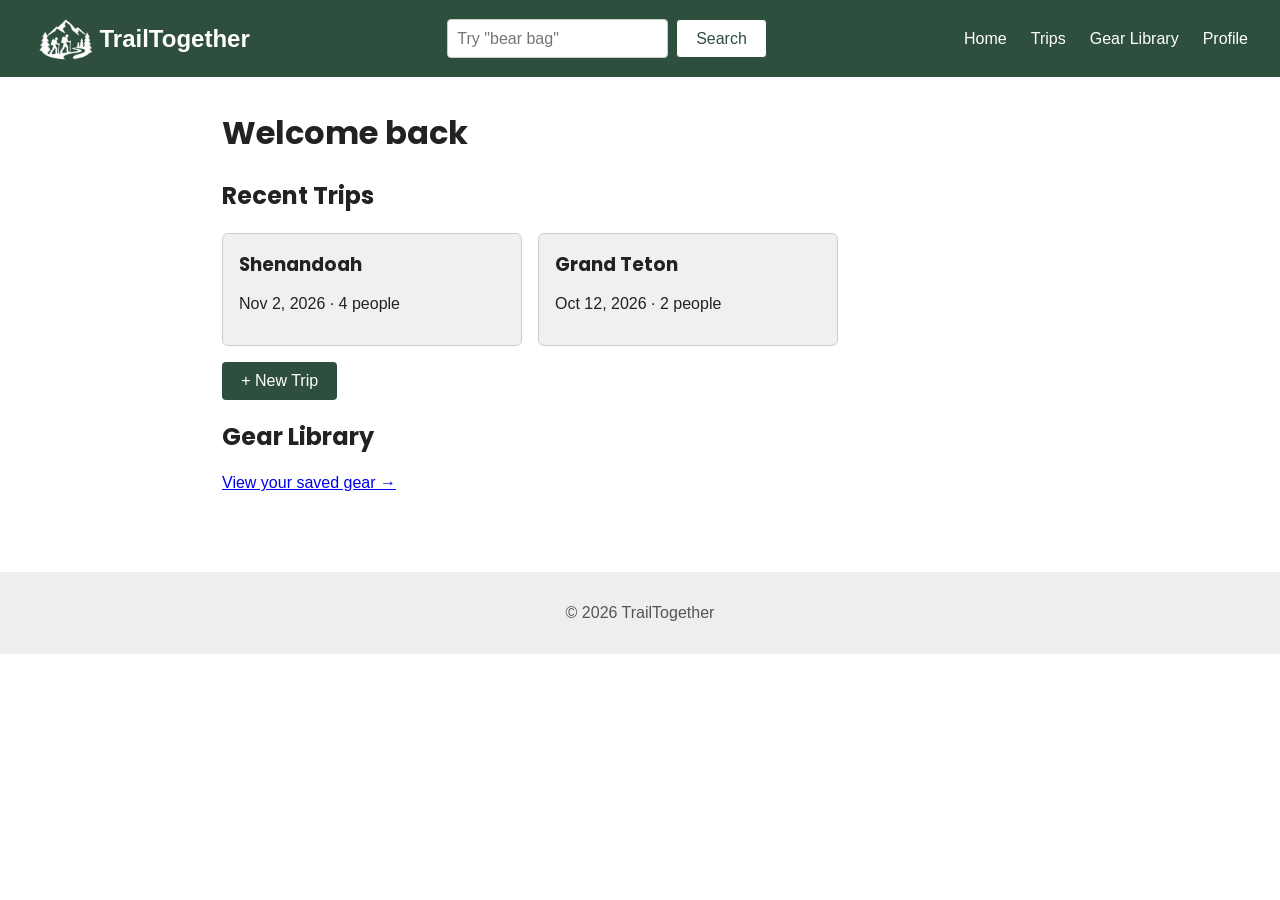
<file: cs5774/project3/index.html>
<!doctype html>
<html lang="en">
  <head>
    <meta charset="utf-8" />
    <title>Home</title>
    <link rel="preconnect" href="https://fonts.googleapis.com" />
    <link
      href="https://fonts.googleapis.com/css2?family=Poppins:wght@600;700&display=swap"
      rel="stylesheet"
      type="text/css"
    />
    <link rel="stylesheet" type="text/css" href="css/styles.css" />
    <script src="js/jquery-4.0.0.js"></script>
    <script src="js/scripts.js"></script>
  </head>

  <body>
    <!-- Shared site header: logo + primary nav, identical on every page -->
    <header>
      <a href="index.html" class="brand">
        <!-- Logo generated by ChatGPT -->
        <img
          src="images/TrailTogether_transparent.png"
          alt="TrailTogether logo"
        />
        <div class="logo">TrailTogether</div>
      </a>

      <!-- Simulated search -->
      <form class="search-form" action="search.html" method="get">
        <input
          type="text"
          name="q"
          aria-label="Search gear"
          placeholder='Try "bear bag"'
        />
        <button type="submit" class="btn btn-secondary">Search</button>
      </form>

      <nav>
        <ul>
          <li><a href="index.html">Home</a></li>
          <li><a href="trips.html">Trips</a></li>
          <li><a href="gear-library.html">Gear Library</a></li>
          <li><a href="profile.html">Profile</a></li>
        </ul>
      </nav>
    </header>

    <main>
      <h1>Welcome back</h1>

      <!-- Recent trips: quick links into trip details -->
      <section aria-labelledby="recent-trips-heading">
        <h2 id="recent-trips-heading">Recent Trips</h2>
        <ul class="trip-list">
          <li class="trip-card">
            <a href="trip-details.html">
              <!-- Needs to be updated with js logic later to point to specific trip-->
              <h3>Shenandoah</h3>
              <p>Nov 2, 2026 &middot; 4 people</p>
            </a>
          </li>
          <li class="trip-card">
            <a href="trip-details.html">
              <h3>Grand Teton</h3>
              <p>Oct 12, 2026 &middot; 2 people</p>
            </a>
          </li>
        </ul>
        <a href="add-trip.html" class="btn btn-primary">+ New Trip</a>
      </section>

      <!-- Shortcut into the full gear library -->
      <section aria-labelledby="gear-library-heading">
        <h2 id="gear-library-heading">Gear Library</h2>
        <p><a href="gear-library.html">View your saved gear &rarr;</a></p>
      </section>
    </main>

    <footer>
      <p>&copy; 2026 TrailTogether</p>
    </footer>
  </body>
</html>
</file>
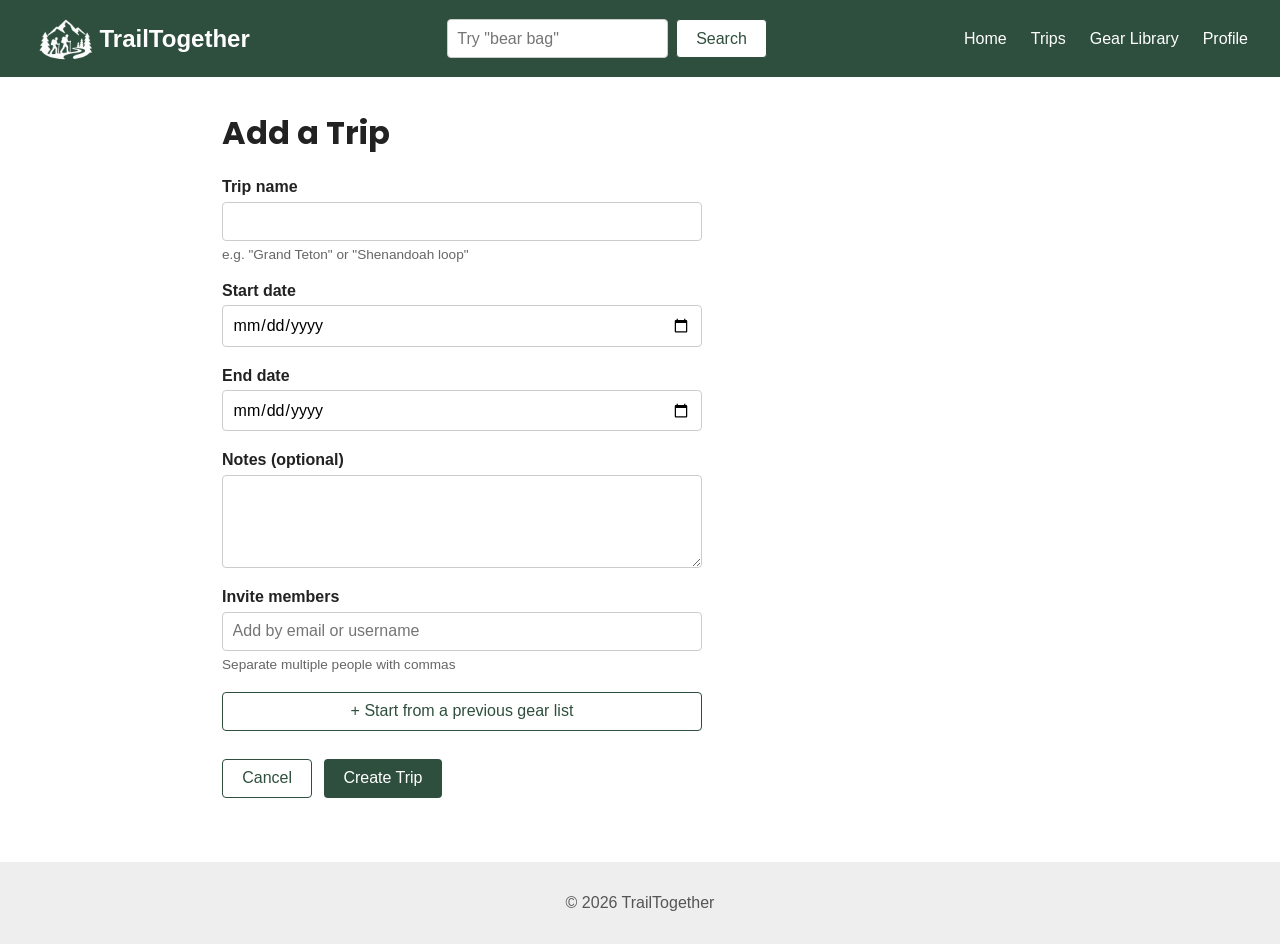
<file: cs5774/project3/add-trip.html>
<!doctype html>
<html lang="en">
  <head>
    <meta charset="utf-8" />
    <title>Add Trip</title>
    <link rel="preconnect" href="https://fonts.googleapis.com" />
    <link
      href="https://fonts.googleapis.com/css2?family=Poppins:wght@600;700&display=swap"
      rel="stylesheet"
      type="text/css"
    />
    <link rel="stylesheet" type="text/css" href="css/styles.css" />
    <script src="js/jquery-4.0.0.js"></script>
    <script src="js/scripts.js"></script>
  </head>

  <body>
    <!-- Shared site header: logo + primary nav, identical on every page -->
    <header>
      <a href="index.html" class="brand">
        <!-- Logo generated by ChatGPT -->
        <img
          src="images/TrailTogether_transparent.png"
          alt="TrailTogether logo"
        />
        <div class="logo">TrailTogether</div>
      </a>

      <!-- Simulated search -->
      <form class="search-form" action="search.html" method="get">
        <input
          type="text"
          name="q"
          aria-label="Search gear"
          placeholder='Try "bear bag"'
        />
        <button type="submit" class="btn btn-secondary">Search</button>
      </form>

      <nav>
        <ul>
          <li><a href="index.html">Home</a></li>
          <li><a href="trips.html">Trips</a></li>
          <li><a href="gear-library.html">Gear Library</a></li>
          <li><a href="profile.html">Profile</a></li>
        </ul>
      </nav>
    </header>

    <main>
      <h1>Add a Trip</h1>

      <!-- New trip form: name, dates, notes, and invited members -->
      <form class="add-trip-form" action="#" method="post">
        <div class="form-field">
          <label for="trip-name">Trip name</label>
          <input type="text" id="trip-name" name="trip-name" required />
          <p class="field-hint">e.g. "Grand Teton" or "Shenandoah loop"</p>
        </div>

        <div class="form-field">
          <label for="trip-start-date">Start date</label>
          <input
            type="date"
            id="trip-start-date"
            name="trip-start-date"
            required
          />
        </div>

        <div class="form-field">
          <label for="trip-end-date">End date</label>
          <input type="date" id="trip-end-date" name="trip-end-date" required />
        </div>

        <div class="form-field">
          <label for="trip-notes">Notes (optional)</label>
          <textarea id="trip-notes" name="trip-notes" rows="4"></textarea>
        </div>

        <div class="form-field">
          <label for="trip-members">Invite members</label>
          <input
            type="text"
            id="trip-members"
            name="trip-members"
            placeholder="Add by email or username"
          />
          <p class="field-hint">Separate multiple people with commas</p>
        </div>

        <button type="button" class="btn btn-secondary btn-full">
          + Start from a previous gear list
        </button>

        <div class="form-actions">
          <a href="trips.html" class="btn btn-secondary">Cancel</a>
          <button type="submit" class="btn btn-primary">Create Trip</button>
        </div>
      </form>
    </main>

    <footer>
      <p>&copy; 2026 TrailTogether</p>
    </footer>
  </body>
</html>
</file>
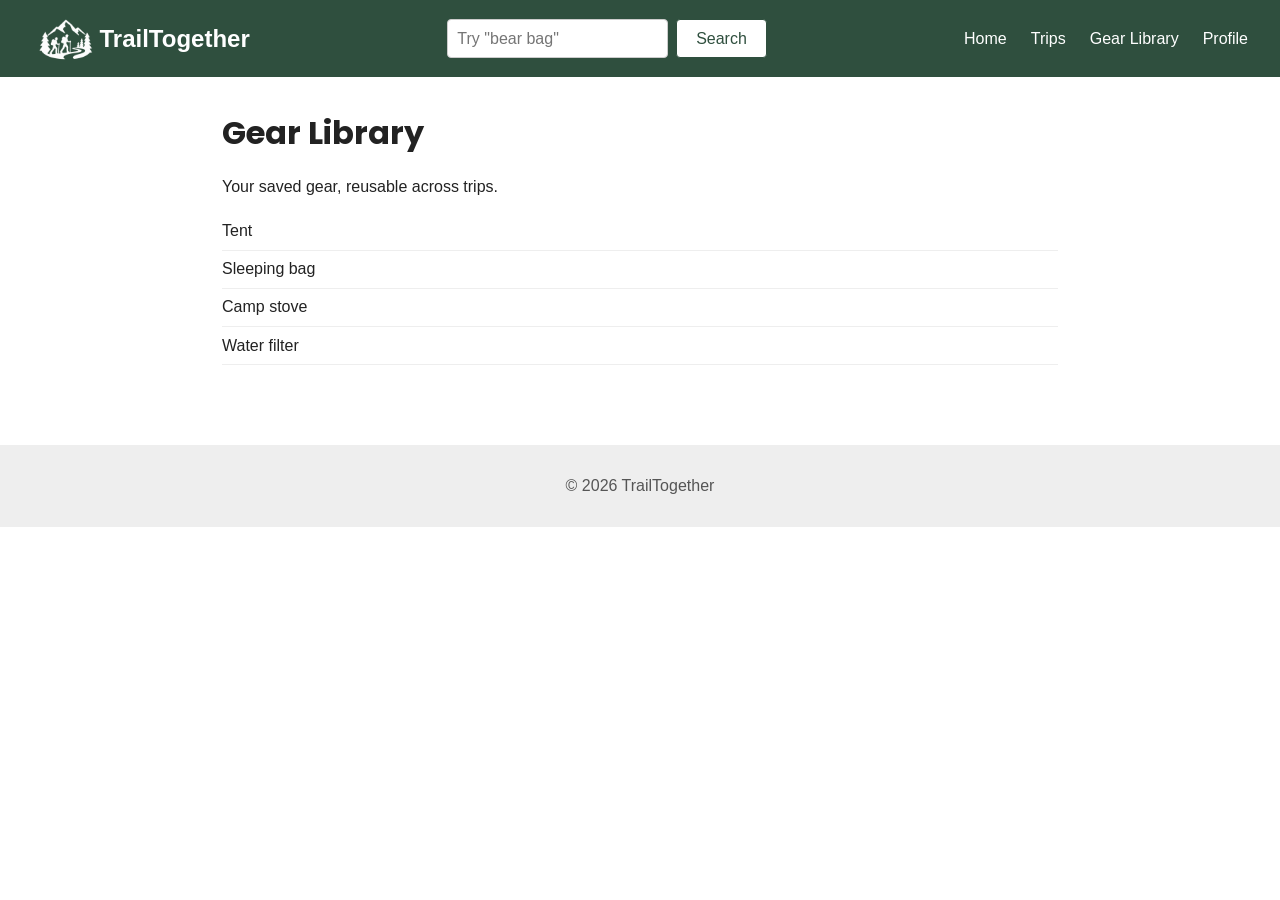
<file: cs5774/project3/gear-library.html>
<!doctype html>
<html lang="en">
  <head>
    <meta charset="utf-8" />
    <title>Gear Library</title>
    <link rel="preconnect" href="https://fonts.googleapis.com" />
    <link
      href="https://fonts.googleapis.com/css2?family=Poppins:wght@600;700&display=swap"
      rel="stylesheet"
      type="text/css"
    />
    <link rel="stylesheet" type="text/css" href="css/styles.css" />
    <script src="js/jquery-4.0.0.js"></script>
    <script src="js/scripts.js"></script>
  </head>

  <body>
    <!-- Shared site header: logo + primary nav, identical on every page -->
    <header>
      <a href="index.html" class="brand">
        <!-- Logo generated by ChatGPT -->
        <img
          src="images/TrailTogether_transparent.png"
          alt="TrailTogether logo"
        />
        <div class="logo">TrailTogether</div>
      </a>

      <!-- Simulated search -->
      <form class="search-form" action="search.html" method="get">
        <input
          type="text"
          name="q"
          aria-label="Search gear"
          placeholder='Try "bear bag"'
        />
        <button type="submit" class="btn btn-secondary">Search</button>
      </form>

      <nav>
        <ul>
          <li><a href="index.html">Home</a></li>
          <li><a href="trips.html">Trips</a></li>
          <li><a href="gear-library.html">Gear Library</a></li>
          <li><a href="profile.html">Profile</a></li>
        </ul>
      </nav>
    </header>

    <main>
      <h1>Gear Library</h1>

      <p>Your saved gear, reusable across trips.</p>

      <!-- All saved gear items -->
      <ul class="gear-list">
        <li class="gear-item"><span>Tent</span></li>
        <li class="gear-item"><span>Sleeping bag</span></li>
        <li class="gear-item"><span>Camp stove</span></li>
        <li class="gear-item"><span>Water filter</span></li>
      </ul>
    </main>

    <footer>
      <p>&copy; 2026 TrailTogether</p>
    </footer>
  </body>
</html>
</file>
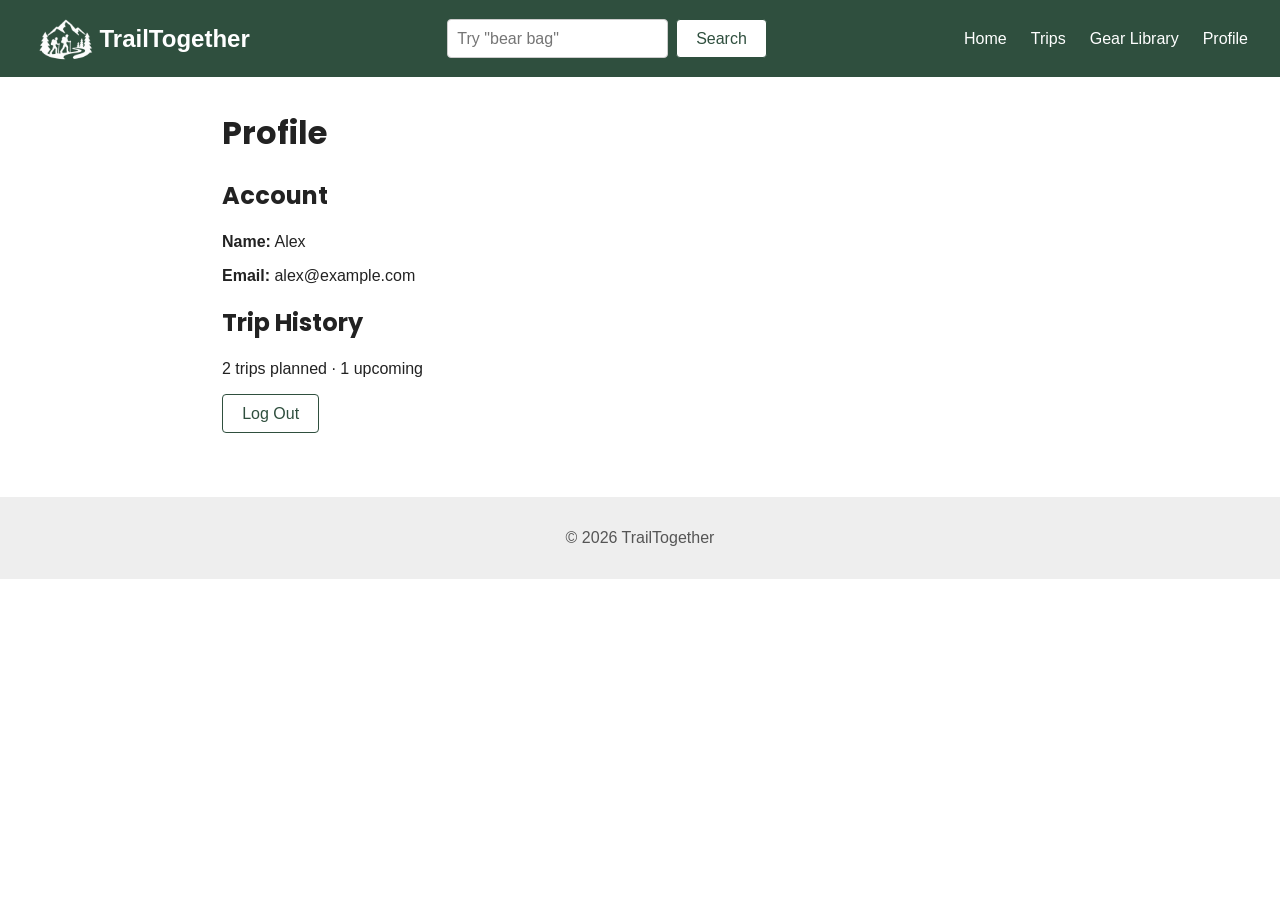
<file: cs5774/project3/profile.html>
<!doctype html>
<html lang="en">
  <head>
    <meta charset="utf-8" />
    <title>Profile</title>
    <link rel="preconnect" href="https://fonts.googleapis.com" />
    <link
      href="https://fonts.googleapis.com/css2?family=Poppins:wght@600;700&display=swap"
      rel="stylesheet"
      type="text/css"
    />
    <link rel="stylesheet" type="text/css" href="css/styles.css" />
    <script src="js/jquery-4.0.0.js"></script>
    <script src="js/scripts.js"></script>
  </head>

  <body>
    <!-- Shared site header: logo + primary nav, identical on every page -->
    <header>
      <a href="index.html" class="brand">
        <!-- Logo generated by ChatGPT -->
        <img
          src="images/TrailTogether_transparent.png"
          alt="TrailTogether logo"
        />
        <div class="logo">TrailTogether</div>
      </a>

      <!-- Simulated search -->
      <form class="search-form" action="search.html" method="get">
        <input
          type="text"
          name="q"
          aria-label="Search gear"
          placeholder='Try "bear bag"'
        />
        <button type="submit" class="btn btn-secondary">Search</button>
      </form>

      <nav>
        <ul>
          <li><a href="index.html">Home</a></li>
          <li><a href="trips.html">Trips</a></li>
          <li><a href="gear-library.html">Gear Library</a></li>
          <li><a href="profile.html">Profile</a></li>
        </ul>
      </nav>
    </header>

    <main>
      <h1>Profile</h1>

      <!-- Basic account details -->
      <section aria-labelledby="account-heading">
        <h2 id="account-heading">Account</h2>
        <p><strong>Name:</strong> Alex</p>
        <p><strong>Email:</strong> alex@example.com</p>
      </section>

      <!-- Summary of trip activity -->
      <section aria-labelledby="trips-summary-heading">
        <h2 id="trips-summary-heading">Trip History</h2>
        <p>2 trips planned &middot; 1 upcoming</p>
      </section>
      <button type="button" class="btn btn-secondary">Log Out</button>
    </main>

    <footer>
      <p>&copy; 2026 TrailTogether</p>
    </footer>
  </body>
</html>
</file>
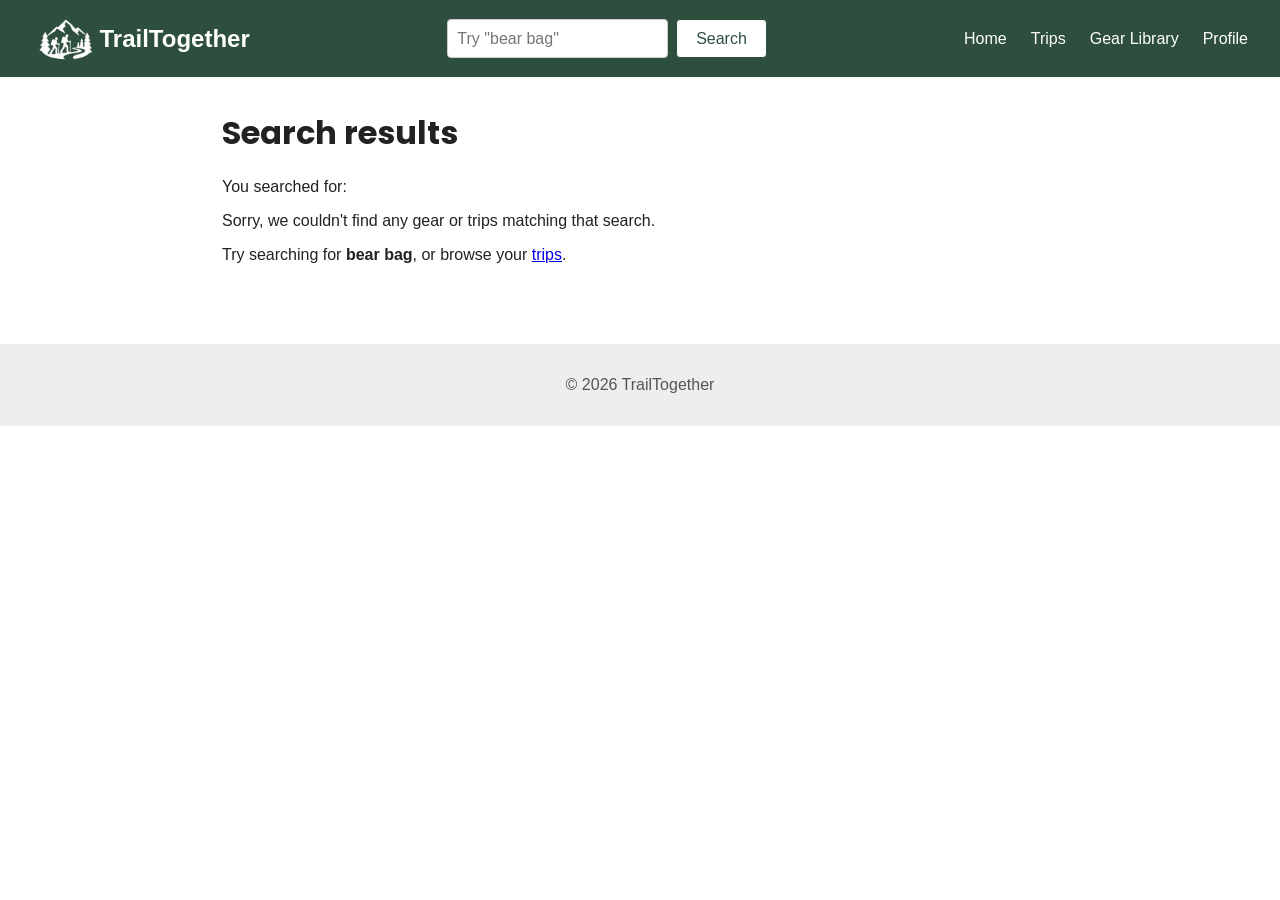
<file: cs5774/project3/search.html>
<!doctype html>
<html lang="en">
  <head>
    <meta charset="utf-8" />
    <title>Search Results</title>
    <link rel="preconnect" href="https://fonts.googleapis.com" />
    <link
      href="https://fonts.googleapis.com/css2?family=Poppins:wght@600;700&display=swap"
      rel="stylesheet"
      type="text/css"
    />
    <link rel="stylesheet" type="text/css" href="css/styles.css" />
    <script src="js/jquery-4.0.0.js"></script>
    <script src="js/scripts.js"></script>
  </head>

  <body>
    <!-- Shared site header: logo + primary nav, identical on every page -->
    <header>
      <a href="index.html" class="brand">
        <!-- Logo generated by ChatGPT -->
        <img
          src="images/TrailTogether_transparent.png"
          alt="TrailTogether logo"
        />
        <div class="logo">TrailTogether</div>
      </a>

      <!-- Simulated search -->
      <form class="search-form" action="search.html" method="get">
        <input
          type="text"
          name="q"
          aria-label="Search gear"
          placeholder='Try "bear bag"'
        />
        <button type="submit" class="btn btn-secondary">Search</button>
      </form>

      <nav>
        <ul>
          <li><a href="index.html">Home</a></li>
          <li><a href="trips.html">Trips</a></li>
          <li><a href="gear-library.html">Gear Library</a></li>
          <li><a href="profile.html">Profile</a></li>
        </ul>
      </nav>
    </header>

    <main>
      <h1>Search results</h1>
      <p>You searched for: <strong id="search-term"></strong></p>

      <!-- Simulated results: shown only when the keyphrase matches -->
      <section id="search-results" aria-label="Search results">
        <ul class="gear-list">
          <li class="gear-item">
            <a href="trip-details.html"
              >Bear bag &ndash; Grand Teton shared gear</a
            >
            <span class="gear-claimed gear-unclaimed">Unclaimed</span>
          </li>
          <li class="gear-item">
            <a href="trip-details-alt.html"
              >Bear bag &ndash; Grand Teton negotiation mode</a
            >
            <span class="gear-claimed">Ready to claim</span>
          </li>
        </ul>
      </section>

      <!-- Friendly error when the keyphrase doesn't match -->
      <section id="no-results" aria-label="No results">
        <p>Sorry, we couldn't find any gear or trips matching that search.</p>
        <p>
          Try searching for <strong>bear bag</strong>, or browse your
          <a href="trips.html">trips</a>.
        </p>
      </section>
    </main>

    <footer>
      <p>&copy; 2026 TrailTogether</p>
    </footer>
  </body>
</html>
</file>
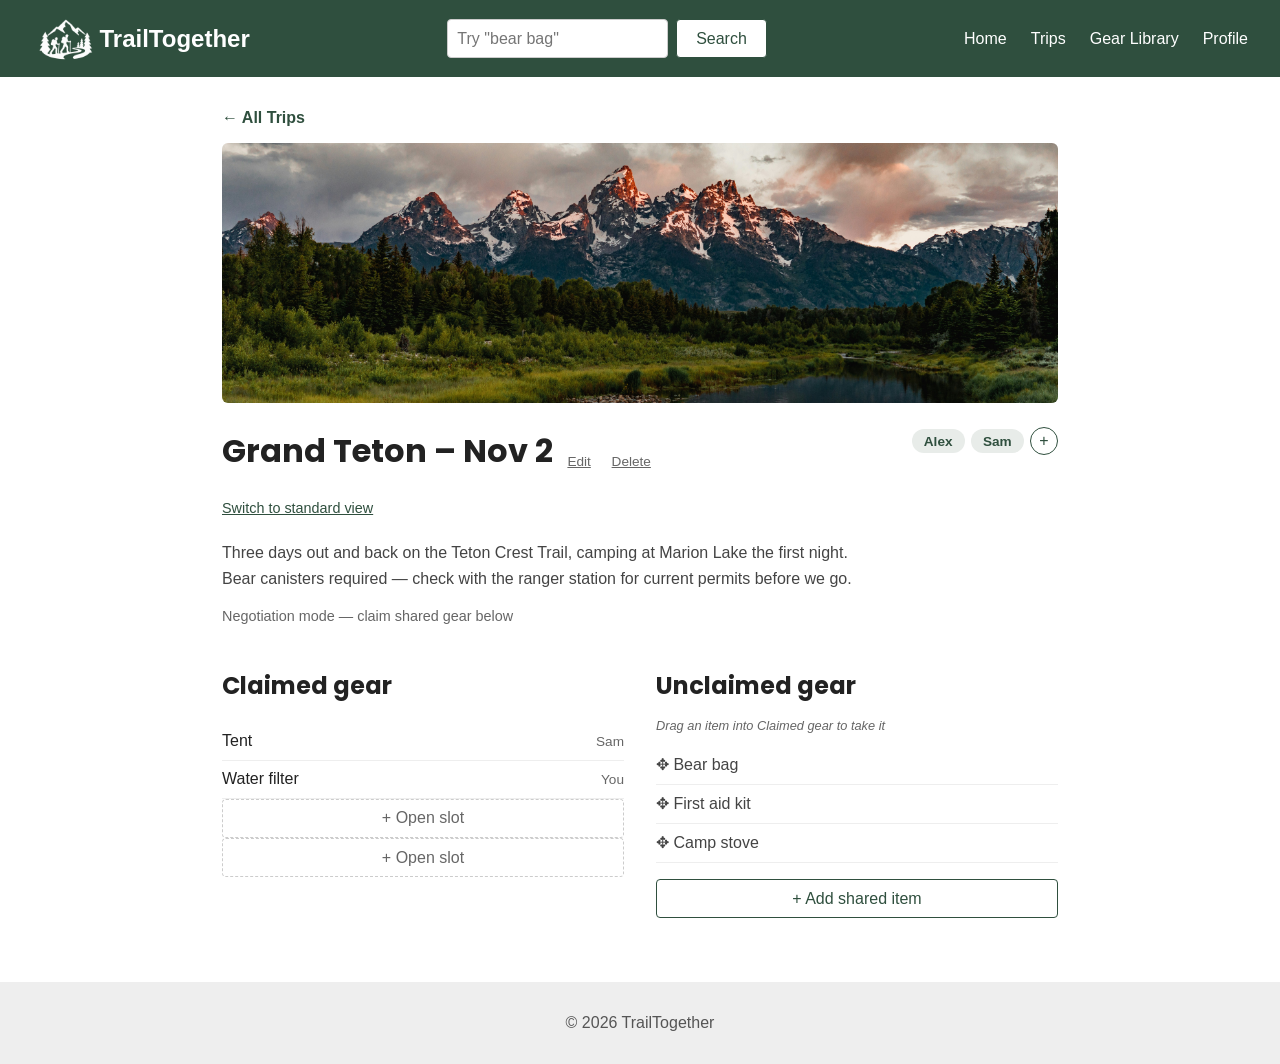
<file: cs5774/project3/trip-details-alt.html>
<!doctype html>
<html lang="en">
  <head>
    <meta charset="utf-8" />
    <title>Trip Details - Alt</title>
    <link rel="preconnect" href="https://fonts.googleapis.com" />
    <link
      href="https://fonts.googleapis.com/css2?family=Poppins:wght@600;700&display=swap"
      rel="stylesheet"
      type="text/css"
    />
    <link rel="stylesheet" type="text/css" href="css/styles.css" />
    <script src="js/jquery-4.0.0.js"></script>
    <script src="js/scripts.js"></script>
  </head>

  <body>
    <!-- Shared site header: logo + primary nav, identical on every page -->
    <header>
      <a href="index.html" class="brand">
        <!-- Logo generated by ChatGPT -->
        <img
          src="images/TrailTogether_transparent.png"
          alt="TrailTogether logo"
        />
        <div class="logo">TrailTogether</div>
      </a>

      <!-- Simulated search -->
      <form class="search-form" action="search.html" method="get">
        <input
          type="text"
          name="q"
          aria-label="Search gear"
          placeholder='Try "bear bag"'
        />
        <button type="submit" class="btn btn-secondary">Search</button>
      </form>

      <nav>
        <ul>
          <li><a href="index.html">Home</a></li>
          <li><a href="trips.html">Trips</a></li>
          <li><a href="gear-library.html">Gear Library</a></li>
          <li><a href="profile.html">Profile</a></li>
        </ul>
      </nav>
    </header>

    <main>
      <!-- Return-to-list link, addresses peer feedback on user control/freedom -->
      <a href="trips.html" class="back-link">&larr; All Trips</a>

      <!-- Hero photo banner for this trip -->
      <div class="trip-hero">
        <!-- Photo from Unsplash (https://unsplash.com/photos/green-trees-near-lake-and-snow-covered-mountain-during-daytime-8dvphKlzJ40)-->
        <img
          src="images/grand_teton.jpg"
          alt="Grand Teton mountains at sunrise"
        />
      </div>

      <!-- Trip title, edit/delete actions, view toggle, and member list -->
      <div class="trip-detail-header">
        <div>
          <div class="trip-title-row">
            <h1>Grand Teton &ndash; Nov 2</h1>
            <button type="button" class="trip-action-btn">Edit</button>
            <button type="button" class="trip-action-btn">Delete</button>
          </div>
          <a href="trip-details.html" class="view-toggle"
            >Switch to standard view</a
          >
        </div>
        <div class="members-cluster" role="group" aria-label="Trip members">
          <span class="member-pill">Alex</span>
          <span class="member-pill">Sam</span>
          <button type="button" class="btn-add-member" aria-label="Add member">
            +
          </button>
        </div>
      </div>

      <!-- Trip notes, entered on Add Trip and displayed back here -->
      <p class="trip-description">
        Three days out and back on the Teton Crest Trail, camping at Marion Lake
        the first night. Bear canisters required &mdash; check with the ranger
        station for current permits before we go.
      </p>

      <p class="negotiation-subtitle">
        Negotiation mode &mdash; claim shared gear below
      </p>

      <!-- Negotiation mode: claimed and unclaimed gear columns -->
      <div class="trip-columns">
        <section
          aria-labelledby="claimed-heading"
          class="trip-column negotiation-column"
        >
          <h2 id="claimed-heading">Claimed gear</h2>
          <ul class="gear-list negotiation-list">
            <li class="gear-item">
              <span>Tent</span>
              <span class="gear-claimed">Sam</span>
            </li>
            <li class="gear-item">
              <span>Water filter</span>
              <span class="gear-claimed">You</span>
            </li>
            <li class="gear-item gear-placeholder">
              <span>+ Open slot</span>
            </li>
            <li class="gear-item gear-placeholder">
              <span>+ Open slot</span>
            </li>
          </ul>
        </section>

        <section
          aria-labelledby="unclaimed-heading"
          class="trip-column negotiation-column"
        >
          <h2 id="unclaimed-heading">Unclaimed gear</h2>
          <p class="drag-hint">Drag an item into Claimed gear to take it</p>
          <ul class="gear-list negotiation-list">
            <li class="gear-item draggable-item" title="Drag to claim">
              <span>&#10021; Bear bag</span>
            </li>
            <li class="gear-item draggable-item" title="Drag to claim">
              <span>&#10021; First aid kit</span>
            </li>
            <li class="gear-item draggable-item" title="Drag to claim">
              <span>&#10021; Camp stove</span>
            </li>
          </ul>
          <button type="button" class="btn btn-secondary btn-full">
            + Add shared item
          </button>
        </section>
      </div>
    </main>

    <footer>
      <p>&copy; 2026 TrailTogether</p>
    </footer>
  </body>
</html>
</file>
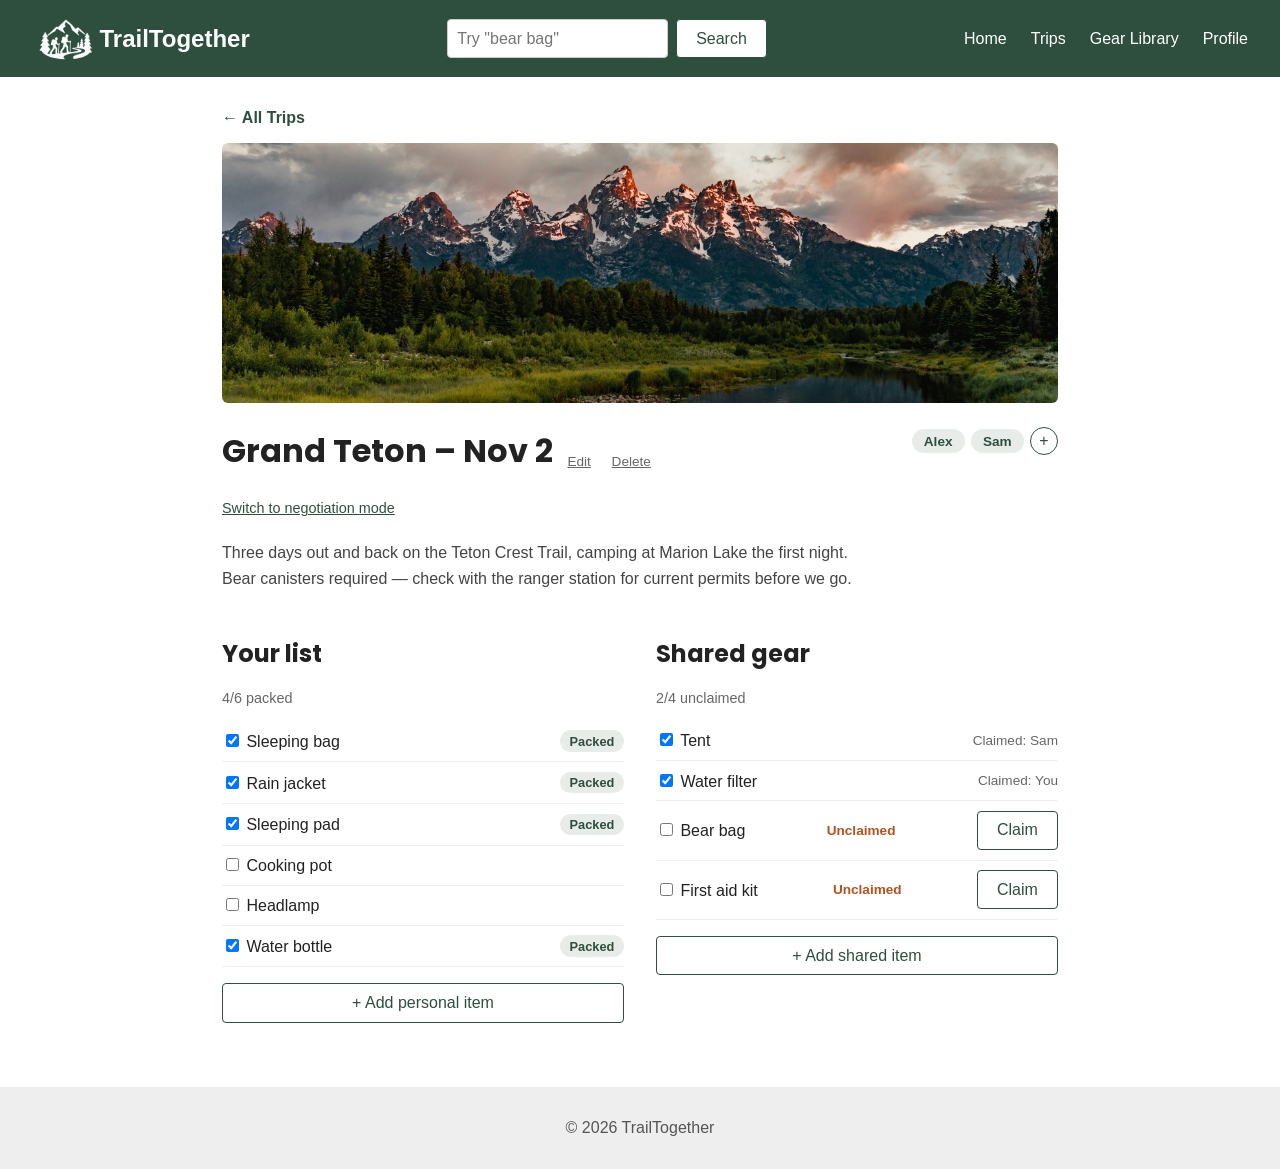
<file: cs5774/project3/trip-details.html>
<!doctype html>
<html lang="en">
  <head>
    <meta charset="utf-8" />
    <title>Trip Details</title>
    <link rel="preconnect" href="https://fonts.googleapis.com" />
    <link
      href="https://fonts.googleapis.com/css2?family=Poppins:wght@600;700&display=swap"
      rel="stylesheet"
      type="text/css"
    />
    <link rel="stylesheet" type="text/css" href="css/styles.css" />
    <script src="js/jquery-4.0.0.js"></script>
    <script src="js/scripts.js"></script>
  </head>

  <body>
    <!-- Shared site header: logo + primary nav, identical on every page -->
    <header>
      <a href="index.html" class="brand">
        <!-- Logo generated by ChatGPT -->
        <img
          src="images/TrailTogether_transparent.png"
          alt="TrailTogether logo"
        />
        <div class="logo">TrailTogether</div>
      </a>

      <!-- Simulated search -->
      <form class="search-form" action="search.html" method="get">
        <input
          type="text"
          name="q"
          aria-label="Search gear"
          placeholder='Try "bear bag"'
        />
        <button type="submit" class="btn btn-secondary">Search</button>
      </form>

      <nav>
        <ul>
          <li><a href="index.html">Home</a></li>
          <li><a href="trips.html">Trips</a></li>
          <li><a href="gear-library.html">Gear Library</a></li>
          <li><a href="profile.html">Profile</a></li>
        </ul>
      </nav>
    </header>

    <main>
      <!-- Return-to-list link, addresses peer feedback on user control/freedom -->
      <a href="trips.html" class="back-link">&larr; All Trips</a>

      <!-- Hero photo banner for this trip -->
      <div class="trip-hero">
        <!-- Photo from Unsplash (https://unsplash.com/photos/green-trees-near-lake-and-snow-covered-mountain-during-daytime-8dvphKlzJ40) -->
        <img
          src="images/grand_teton.jpg"
          alt="Grand Teton mountains at sunrise"
        />
      </div>

      <!-- Trip title, edit/delete actions, view toggle, and member list -->
      <div class="trip-detail-header">
        <div>
          <div class="trip-title-row">
            <h1>Grand Teton &ndash; Nov 2</h1>
            <button type="button" class="trip-action-btn">Edit</button>
            <button type="button" class="trip-action-btn">Delete</button>
          </div>
          <a href="trip-details-alt.html" class="view-toggle"
            >Switch to negotiation mode</a
          >
        </div>
        <div class="members-cluster" role="group" aria-label="Trip members">
          <span class="member-pill">Alex</span>
          <span class="member-pill">Sam</span>
          <button type="button" class="btn-add-member" aria-label="Add member">
            +
          </button>
        </div>
      </div>

      <!-- Trip notes, entered on Add Trip and displayed back here -->
      <p class="trip-description">
        Three days out and back on the Teton Crest Trail, camping at Marion Lake
        the first night. Bear canisters required &mdash; check with the ranger
        station for current permits before we go.
      </p>

      <!-- Personal checklist (left) and shared gear (right) -->
      <div class="trip-columns">
        <section aria-labelledby="personal-heading" class="trip-column">
          <h2 id="personal-heading">Your list</h2>
          <p class="column-status">4/6 packed</p>
          <ul class="gear-list" id="personal-gear-list">
            <li class="gear-item">
              <label><input type="checkbox" checked /> Sleeping bag</label>
              <span class="packed-tag">Packed</span>
            </li>
            <li class="gear-item">
              <label><input type="checkbox" checked /> Rain jacket</label>
              <span class="packed-tag">Packed</span>
            </li>
            <li class="gear-item">
              <label><input type="checkbox" checked /> Sleeping pad</label>
              <span class="packed-tag">Packed</span>
            </li>
            <li class="gear-item">
              <label><input type="checkbox" /> Cooking pot</label>
            </li>
            <li class="gear-item">
              <label><input type="checkbox" /> Headlamp</label>
            </li>
            <li class="gear-item">
              <label><input type="checkbox" checked /> Water bottle</label>
              <span class="packed-tag">Packed</span>
            </li>
          </ul>
          <button type="button" class="btn btn-secondary btn-full">
            + Add personal item
          </button>
        </section>

        <section aria-labelledby="shared-heading" class="trip-column">
          <h2 id="shared-heading">Shared gear</h2>
          <p class="column-status" id="shared-status">2/4 unclaimed</p>
          <ul class="gear-list" id="shared-gear-list">
            <li class="gear-item">
              <label><input type="checkbox" checked /> Tent</label>
              <span class="gear-claimed">Claimed: Sam</span>
            </li>
            <li class="gear-item">
              <label><input type="checkbox" checked /> Water filter</label>
              <span class="gear-claimed">Claimed: You</span>
            </li>
            <li class="gear-item">
              <label><input type="checkbox" /> Bear bag</label>
              <span class="gear-claimed gear-unclaimed">Unclaimed</span>
              <button type="button" class="btn btn-secondary claim-btn">
                Claim
              </button>
            </li>
            <li class="gear-item">
              <label><input type="checkbox" /> First aid kit</label>
              <span class="gear-claimed gear-unclaimed">Unclaimed</span>
              <button type="button" class="btn btn-secondary claim-btn">
                Claim
              </button>
            </li>
          </ul>
          <button type="button" class="btn btn-secondary btn-full">
            + Add shared item
          </button>
        </section>
      </div>
    </main>

    <footer>
      <p>&copy; 2026 TrailTogether</p>
    </footer>
  </body>
</html>
</file>
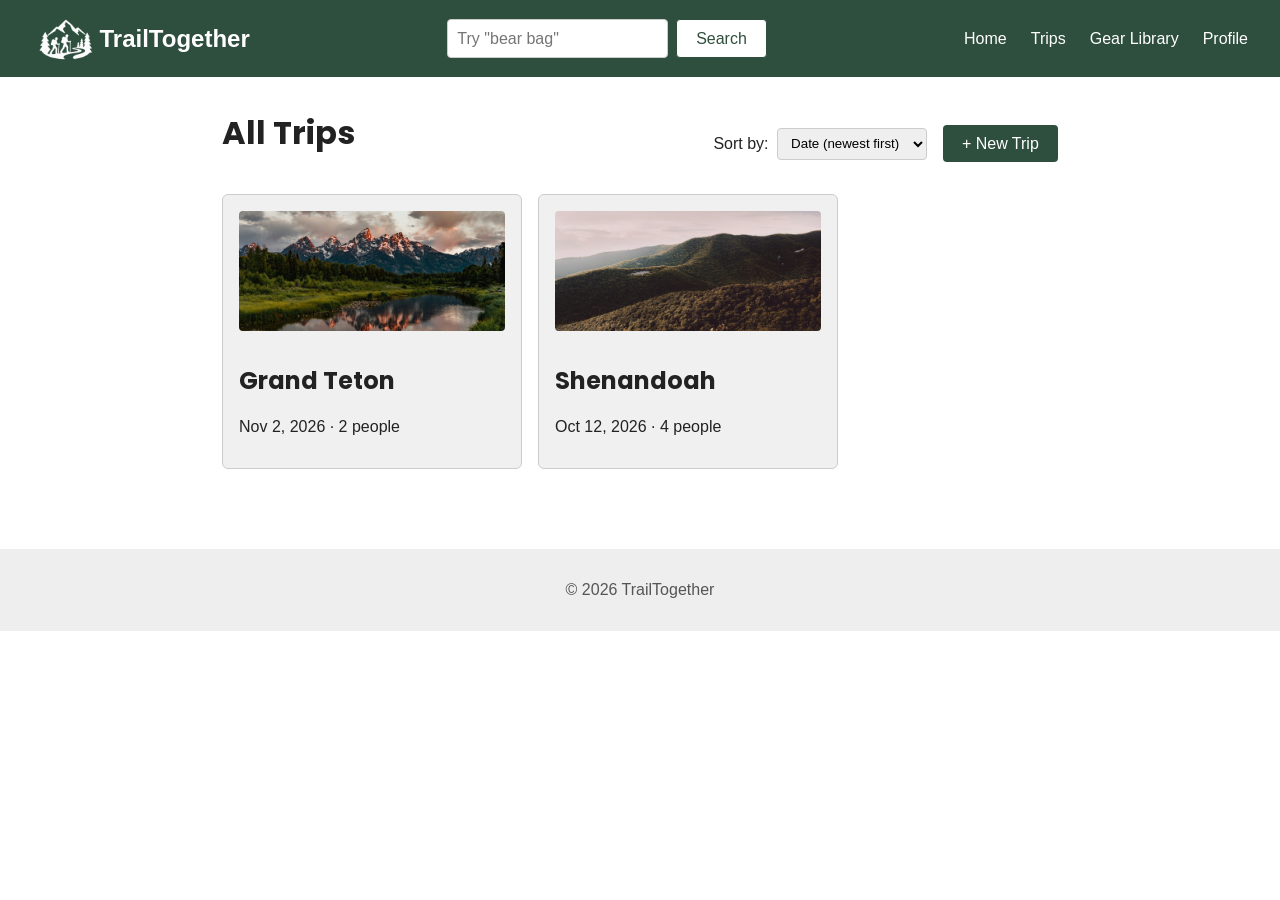
<file: cs5774/project3/trips.html>
<!doctype html>
<html lang="en">
  <head>
    <meta charset="utf-8" />
    <title>All Trips</title>
    <link rel="preconnect" href="https://fonts.googleapis.com" />
    <link
      href="https://fonts.googleapis.com/css2?family=Poppins:wght@600;700&display=swap"
      rel="stylesheet"
      type="text/css"
    />
    <link rel="stylesheet" type="text/css" href="css/styles.css" />
    <script src="js/jquery-4.0.0.js"></script>
    <script src="js/scripts.js"></script>
  </head>

  <body>
    <!-- Shared site header: logo + primary nav, identical on every page -->
    <header>
      <a href="index.html" class="brand">
        <!-- Logo generated by ChatGPT -->
        <img
          src="images/TrailTogether_transparent.png"
          alt="TrailTogether logo"
        />
        <div class="logo">TrailTogether</div>
      </a>

      <!-- Simulated search -->
      <form class="search-form" action="search.html" method="get">
        <input
          type="text"
          name="q"
          aria-label="Search gear"
          placeholder='Try "bear bag"'
        />
        <button type="submit" class="btn btn-secondary">Search</button>
      </form>

      <nav>
        <ul>
          <li><a href="index.html">Home</a></li>
          <li><a href="trips.html">Trips</a></li>
          <li><a href="gear-library.html">Gear Library</a></li>
          <li><a href="profile.html">Profile</a></li>
        </ul>
      </nav>
    </header>

    <main>
      <!-- Page title, sort control, and new trip action -->
      <div class="trips-header">
        <h1>All Trips</h1>

        <div class="trips-header-actions">
          <div class="sort-control">
            <label for="sort-select">Sort by:</label>
            <select id="sort-select" name="sort">
              <option value="date-desc">Date (newest first)</option>
              <option value="date-asc">Date (oldest first)</option>
              <option value="name">Name (A-Z)</option>
            </select>
          </div>
          <a href="add-trip.html" class="btn btn-primary">+ New Trip</a>
        </div>
      </div>

      <!-- Trip cards linking into trip details -->
      <ul class="trip-list">
        <li class="trip-card">
          <a href="trip-details.html">
            <!-- Photo from Unsplash (https://unsplash.com/photos/green-trees-near-lake-and-snow-covered-mountain-during-daytime-8dvphKlzJ40)-->
            <img
              src="images/grand_teton.jpg"
              alt="Grand Teton mountains at sunrise"
            />
            <h2>Grand Teton</h2>
            <p>Nov 2, 2026 &middot; 2 people</p>
          </a>
        </li>
        <li class="trip-card">
          <a href="trip-details.html">
            <!-- Photo from Unsplash (https://unsplash.com/photos/aerial-photography-of-mountain-OOo1c_jJ0Fk)-->
            <img
              src="images/shenandoah.jpg"
              alt="Rolling hills of Shenandoah National Park"
            />
            <h2>Shenandoah</h2>
            <p>Oct 12, 2026 &middot; 4 people</p>
          </a>
        </li>
      </ul>
    </main>

    <footer>
      <p>&copy; 2026 TrailTogether</p>
    </footer>
  </body>
</html>
</file>
<file: cs5774/project3/css/styles.css>
/* Flexible media */
img {
  max-width: 100%;
}

/* Box model ensures images don't stretch past padding */
* {
  box-sizing: border-box;
}

body {
  font-family: Arial, sans-serif;
  margin: 0;
  color: #222;
}

h1,
h2,
h3 {
  font-family: "Poppins", Arial, sans-serif;
}

/* Header and nav */
header {
  background: #2f4f3e;
  color: white;
  padding: 1rem 2rem;
  display: flex;
  justify-content: space-between;
  align-items: center;
}

header .brand {
  display: flex;
  align-items: center;
  color: inherit;
  text-decoration: none;
}

header .brand img {
  height: 45px;
  width: auto;
}

header .logo {
  font-weight: bold;
  font-size: 1.5rem;
}

/* Header search form */
.search-form {
  display: flex;
  gap: 0.5rem;
}

/* Search page */
#search-results,
#no-results {
  display: none;
}

.search-form input {
  padding: 0.4rem 0.6rem;
  border: 1px solid #ccc;
  border-radius: 4px;
  font-size: 1rem;
}

/* Claim button */
.claim-btn {
  padding: 0.3rem 0.7rem;
  font-size: 0.85rem;
}

/* Confirmation after claiming gear */
.claim-message {
  color: #2f4f3e;
  font-weight: bold;
  font-size: 0.9rem;
}

/* Packed tag */
.packed-tag {
  background: #e8ece9;
  color: #2f4f3e;
  padding: 0.2rem 0.6rem;
  border-radius: 999px;
  font-size: 0.8rem;
  font-weight: bold;
}

nav ul {
  list-style: none;
  display: flex;
  gap: 1.5rem;
  margin: 0;
  padding: 0;
}

nav a {
  color: white;
  text-decoration: none;
}

nav a:hover {
  text-decoration: underline;
}

/* Main body */
main {
  padding: 2rem;
  max-width: 900px;
  margin: 0 auto;
}

h1 {
  margin-top: 0;
}

/* Trip cards */
.trip-list {
  display: flex;
  gap: 1rem;
  flex-wrap: wrap;
  list-style: none;
  padding: 0;
}

.trip-card {
  background: #f0f0f0;
  border: 1px solid #ccc;
  border-radius: 6px;
  padding: 1rem;
  width: 300px;
}

.trip-card a {
  color: inherit;
  text-decoration: none;
  display: block;
}

.trip-card h3 {
  margin: 0 0 0.25rem 0;
}

/* Trips page: title + sort  */
.trips-header {
  display: flex;
  justify-content: space-between;
  align-items: center;
}

.trips-header-actions {
  display: flex;
  align-items: center;
  gap: 1rem;
}

.sort-control {
  display: flex;
  align-items: center;
  gap: 0.5rem;
}

.sort-control select {
  padding: 0.4rem 0.6rem;
  border: 1px solid #ccc;
  border-radius: 4px;
}

/* Trip card thumbnails */
.trip-card img {
  width: 100%;
  height: 120px;
  object-fit: cover;
  border-radius: 4px;
  margin-bottom: 0.5rem;
}

/* add-trip form */
.add-trip-form {
  display: flex;
  flex-direction: column;
  gap: 1.25rem;
  max-width: 480px;
}

.form-field {
  display: flex;
  flex-direction: column;
  gap: 0.35rem;
}

.form-field label {
  font-weight: bold;
}

.form-field input,
.form-field textarea {
  padding: 0.6rem;
  border: 1px solid #ccc;
  border-radius: 4px;
  font-family: inherit;
  font-size: 1rem;
}

.form-field input:focus,
.form-field textarea:focus {
  outline: 2px solid #2f4f3e;
  outline-offset: 1px;
}

.field-hint {
  margin: 0;
  font-size: 0.85rem;
  color: #666;
}

.form-actions {
  display: flex;
  gap: 0.75rem;
  margin-top: 0.5rem;
}

.btn {
  display: inline-block;
  padding: 0.6rem 1.2rem;
  border-radius: 4px;
  border: none;
  font-size: 1rem;
  cursor: pointer;
  text-decoration: none;
  text-align: center;
}

.btn-primary {
  background: #2f4f3e;
  color: white;
}

.btn-secondary {
  background: white;
  color: #2f4f3e;
  border: 1px solid #2f4f3e;
}

.btn-full {
  width: 100%;
}

/* trip-detail.html  */
.back-link {
  display: inline-block;
  margin-bottom: 1rem;
  color: #2f4f3e;
  text-decoration: none;
  font-weight: bold;
}

.back-link:hover {
  text-decoration: underline;
}

.trip-hero {
  width: 100%;
  height: 260px;
  border-radius: 6px;
  overflow: hidden;
  margin-bottom: 1.5rem;
}

.trip-hero img {
  width: 100%;
  height: 100%;
  object-fit: cover;
  object-position: center 40%;
}

.trip-detail-header {
  display: flex;
  justify-content: space-between;
  align-items: flex-start;
  margin-bottom: 1.5rem;
}

.trip-title-row {
  display: flex;
  align-items: center;
  gap: 0.5rem;
}

.trip-action-btn {
  background: none;
  border: none;
  font-size: 0.85rem;
  color: #666;
  cursor: pointer;
  padding: 0.2rem 0.4rem;
  text-decoration: underline;
}

.trip-action-btn:hover {
  color: #2f4f3e;
}

.view-toggle {
  display: block;
  font-size: 0.9rem;
  color: #2f4f3e;
  margin-top: 0.25rem;
}

.trip-description {
  color: #444;
  line-height: 1.6;
  max-width: 640px;
  margin: 0 0 1.5rem 0;
}

.trip-columns {
  display: flex;
  gap: 2rem;
  flex-wrap: wrap;
}

.trip-column {
  flex: 1;
  min-width: 260px;
}

.members-cluster {
  display: flex;
  align-items: center;
  gap: 0.4rem;
}

.member-pill {
  background: #e8ece9;
  color: #2f4f3e;
  padding: 0.3rem 0.75rem;
  border-radius: 999px;
  font-size: 0.85rem;
  font-weight: bold;
}

.btn-add-member {
  width: 28px;
  height: 28px;
  border-radius: 50%;
  border: 1px solid #2f4f3e;
  background: white;
  color: #2f4f3e;
  font-size: 1rem;
  line-height: 1;
  cursor: pointer;
  display: flex;
  align-items: center;
  justify-content: center;
  padding: 0;
}

.btn-add-member:hover {
  background: #f0f0f0;
}

.column-status {
  color: #666;
  font-size: 0.9rem;
  margin-top: 0;
}

.gear-list {
  list-style: none;
  padding: 0;
  margin: 0 0 1rem 0;
}

.gear-item {
  display: flex;
  justify-content: space-between;
  align-items: center;
  padding: 0.6rem 0;
  border-bottom: 1px solid #eee;
}

.gear-claimed {
  font-size: 0.85rem;
  color: #666;
}

.gear-unclaimed {
  color: #b3521e;
  font-weight: bold;
}

.negotiation-subtitle {
  color: #666;
  font-size: 0.9rem;
  margin-top: -0.5rem;
  margin-bottom: 1.5rem;
}

.gear-placeholder {
  border: 1px dashed #ccc;
  border-radius: 4px;
  color: #666;
  justify-content: center;
}

.draggable-item {
  cursor: grab;
}

.draggable-item span {
  color: #444;
}

.draggable-item:hover {
  background: #f5f5f5;
}

.drag-hint {
  color: #666;
  font-size: 0.8rem;
  margin: -0.25rem 0 0.75rem 0;
  font-style: italic;
}

/* Footer */
footer {
  background: #eee;
  text-align: center;
  padding: 1rem;
  margin-top: 2rem;
  color: #555;
}

/* Responsive adjustments (<= 768px)*/
@media screen and (max-width: 768px) {
  /* Header: keep logo and nav on one line while there's room, wrap only if it truly doesn't fit */
  header {
    flex-wrap: wrap;
    gap: 0.75rem;
    padding: 1rem;
  }

  nav ul {
    flex-wrap: wrap;
    gap: 1rem;
  }

  /* Give content more room on a narrow screen */
  main {
    padding: 1rem;
  }

  /* Trip cards: one per row instead of a grid */
  .trip-list {
    flex-direction: column;
  }

  .trip-card {
    width: 100%;
  }

  /* Trips page header: stack these */
  .trips-header {
    flex-direction: column;
    align-items: flex-start;
    gap: 0.75rem;
  }

  .trips-header-actions {
    flex-direction: column;
    align-items: flex-start;
    gap: 0.75rem;
    width: 100%;
  }

  /* Trip detail: personal/shared columns stacked instead of side-by-side */
  .trip-columns {
    flex-direction: column;
  }

  .trip-detail-header {
    flex-direction: column;
    align-items: flex-start;
    gap: 0.75rem;
  }

  /* Shorter hero banner */
  .trip-hero {
    height: 160px;
  }

  /* Form takes the full available width on mobile */
  .add-trip-form {
    max-width: 100%;
  }
}
</file>
